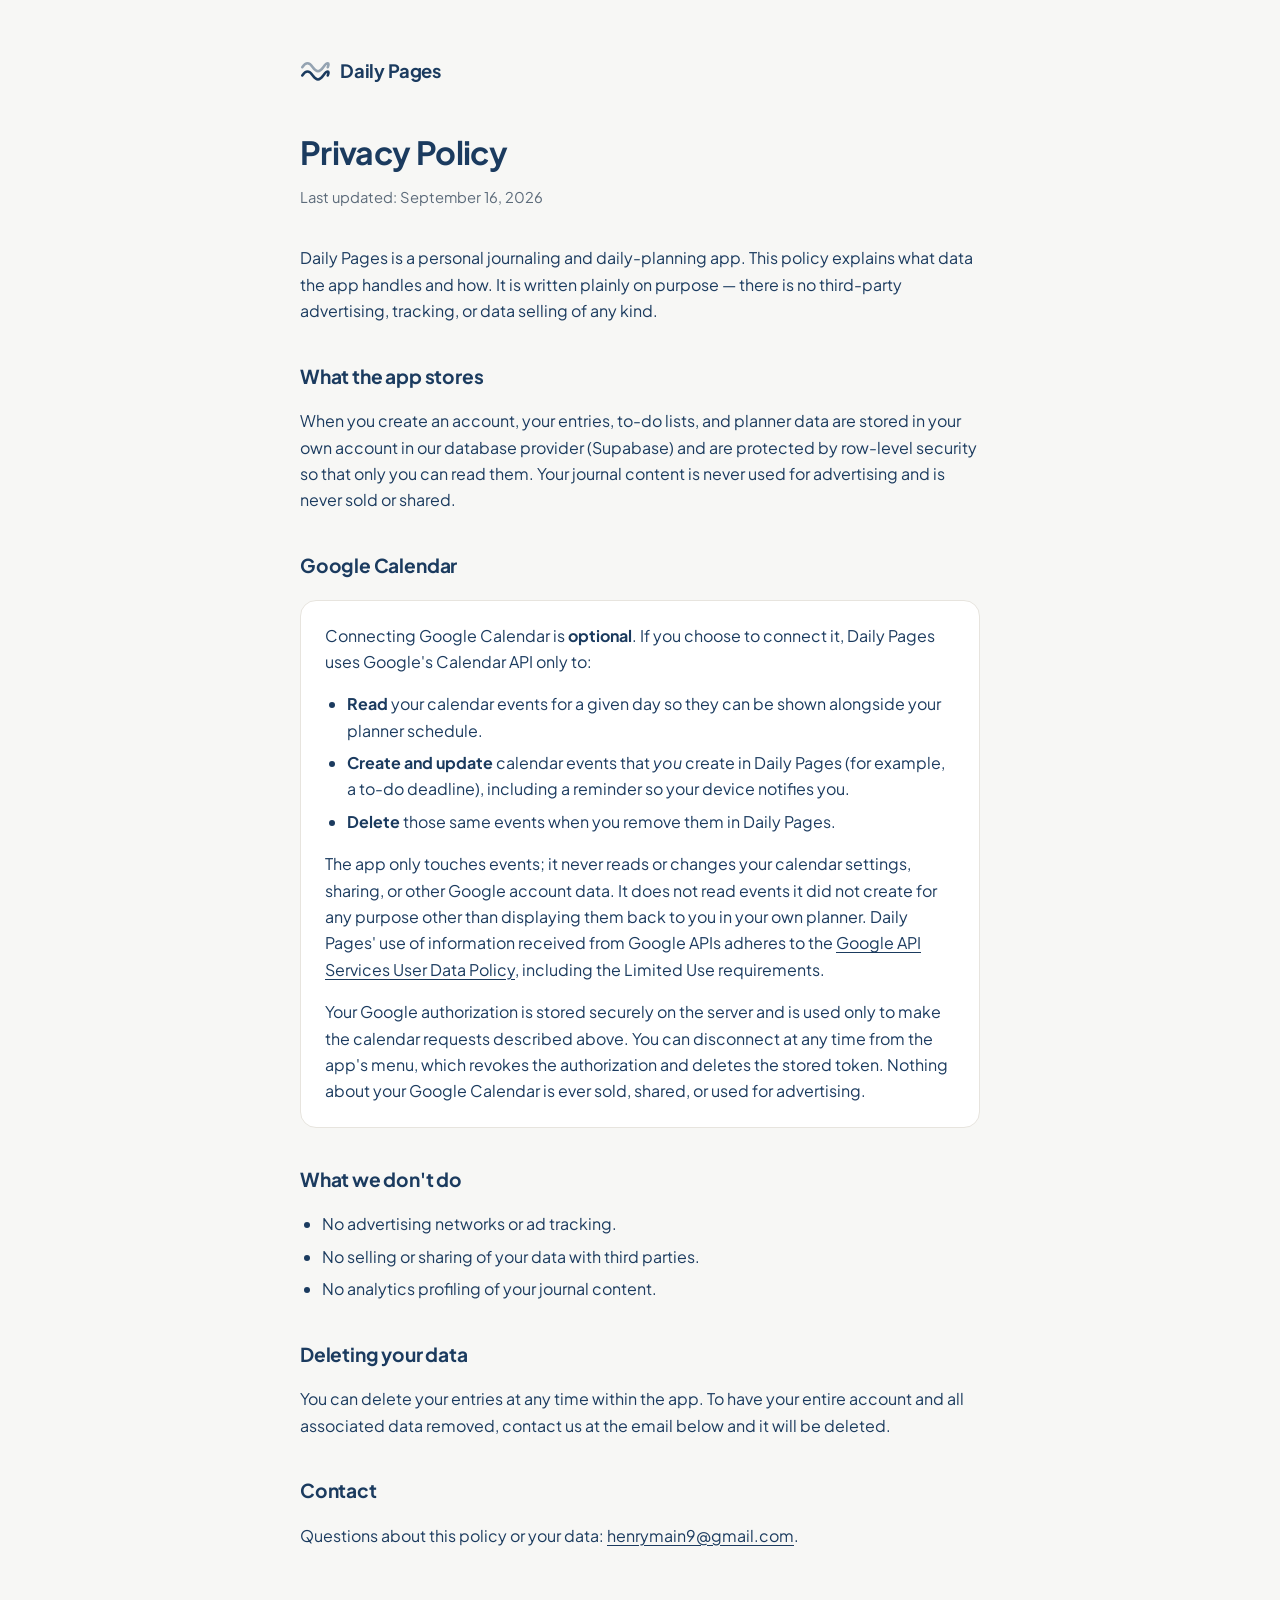
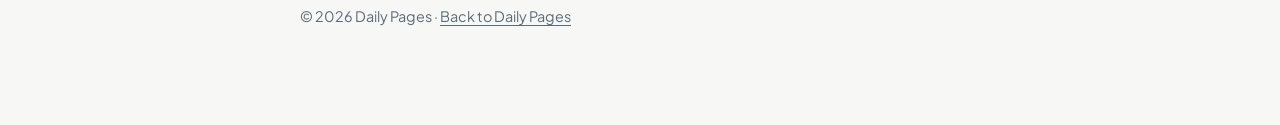
<file: privacy.html>
<!doctype html>
<html lang="en">
<head>
<meta charset="utf-8" />
<meta name="viewport" content="width=device-width, initial-scale=1" />
<title>Privacy Policy — Daily Pages</title>
<link rel="preconnect" href="https://fonts.googleapis.com" />
<link rel="preconnect" href="https://fonts.gstatic.com" crossorigin />
<link href="https://fonts.googleapis.com/css2?family=Plus+Jakarta+Sans:wght@400;500;600;700&display=swap" rel="stylesheet" />
<style>
  :root {
    --bg: #f7f7f5;
    --ink: #1b3b5f;
    --muted: #5c6b7a;
    --line: #e7e4de;
    --card: #ffffff;
  }
  @media (prefers-color-scheme: dark) {
    :root { --bg:#0f1720; --ink:#e8edf2; --muted:#9fb0c0; --line:#243441; --card:#151f29; }
  }
  * { box-sizing: border-box; }
  body {
    margin: 0;
    background: var(--bg);
    color: var(--ink);
    font-family: "Plus Jakarta Sans", system-ui, -apple-system, sans-serif;
    line-height: 1.65;
  }
  .wrap { max-width: 720px; margin: 0 auto; padding: 56px 20px 96px; }
  .brand { display: flex; align-items: center; gap: 10px; margin-bottom: 40px; }
  .brand svg { width: 30px; height: 30px; }
  .brand span { font-weight: 700; font-size: 1.15rem; letter-spacing: -0.01em; }
  h1 { font-size: 2rem; letter-spacing: -0.02em; margin: 0 0 6px; }
  .updated { color: var(--muted); font-size: 0.92rem; margin: 0 0 36px; }
  h2 { font-size: 1.2rem; letter-spacing: -0.01em; margin: 36px 0 10px; }
  p, li { color: var(--ink); }
  .muted { color: var(--muted); }
  a { color: inherit; text-decoration: underline; text-underline-offset: 3px; }
  .card {
    background: var(--card);
    border: 1px solid var(--line);
    border-radius: 16px;
    padding: 22px 24px;
    margin: 18px 0;
  }
  ul { padding-left: 22px; }
  li { margin: 6px 0; }
  footer { margin-top: 56px; color: var(--muted); font-size: 0.9rem; }
</style>
</head>
<body>
  <div class="wrap">
    <div class="brand">
      <svg viewBox="0 0 40 40" fill="none" xmlns="http://www.w3.org/2000/svg" aria-hidden="true">
        <path d="M3 26c5-7 9-7 14 0s9 7 14 0 9-7 6 0" stroke="#1b3b5f" stroke-width="3.4" stroke-linecap="round" fill="none"/>
        <path d="M3 15c5-7 9-7 14 0s9 7 14 0 9-7 6 0" stroke="#1b3b5f" stroke-width="3.4" stroke-linecap="round" fill="none" opacity="0.45"/>
      </svg>
      <span>Daily Pages</span>
    </div>

    <h1>Privacy Policy</h1>
    <p class="updated">Last updated: September 16, 2026</p>

    <p>Daily Pages is a personal journaling and daily-planning app. This policy
      explains what data the app handles and how. It is written plainly on
      purpose — there is no third-party advertising, tracking, or data selling
      of any kind.</p>

    <h2>What the app stores</h2>
    <p>When you create an account, your entries, to-do lists, and planner data
      are stored in your own account in our database provider (Supabase) and are
      protected by row-level security so that only you can read them. Your
      journal content is never used for advertising and is never sold or shared.</p>

    <h2>Google Calendar</h2>
    <div class="card">
      <p style="margin-top:0">Connecting Google Calendar is <strong>optional</strong>.
        If you choose to connect it, Daily Pages uses Google's Calendar API only
        to:</p>
      <ul>
        <li><strong>Read</strong> your calendar events for a given day so they can
          be shown alongside your planner schedule.</li>
        <li><strong>Create and update</strong> calendar events that <em>you</em>
          create in Daily Pages (for example, a to-do deadline), including a
          reminder so your device notifies you.</li>
        <li><strong>Delete</strong> those same events when you remove them in
          Daily Pages.</li>
      </ul>
      <p>The app only touches events; it never reads or changes your calendar
        settings, sharing, or other Google account data. It does not read events
        it did not create for any purpose other than displaying them back to you
        in your own planner. Daily Pages' use of information received from Google
        APIs adheres to the
        <a href="https://developers.google.com/terms/api-services-user-data-policy" target="_blank" rel="noopener">Google API Services User Data Policy</a>,
        including the Limited Use requirements.</p>
      <p style="margin-bottom:0">Your Google authorization is stored securely on
        the server and is used only to make the calendar requests described
        above. You can disconnect at any time from the app's menu, which revokes
        the authorization and deletes the stored token. Nothing about your Google
        Calendar is ever sold, shared, or used for advertising.</p>
    </div>

    <h2>What we don't do</h2>
    <ul>
      <li>No advertising networks or ad tracking.</li>
      <li>No selling or sharing of your data with third parties.</li>
      <li>No analytics profiling of your journal content.</li>
    </ul>

    <h2>Deleting your data</h2>
    <p>You can delete your entries at any time within the app. To have your entire
      account and all associated data removed, contact us at the email below and
      it will be deleted.</p>

    <h2>Contact</h2>
    <p>Questions about this policy or your data:
      <a href="mailto:henrymain9@gmail.com">henrymain9@gmail.com</a>.</p>

    <footer>
      &copy; 2026 Daily Pages · <a href="index.html">Back to Daily Pages</a>
    </footer>
  </div>
</body>
</html>
</file>
